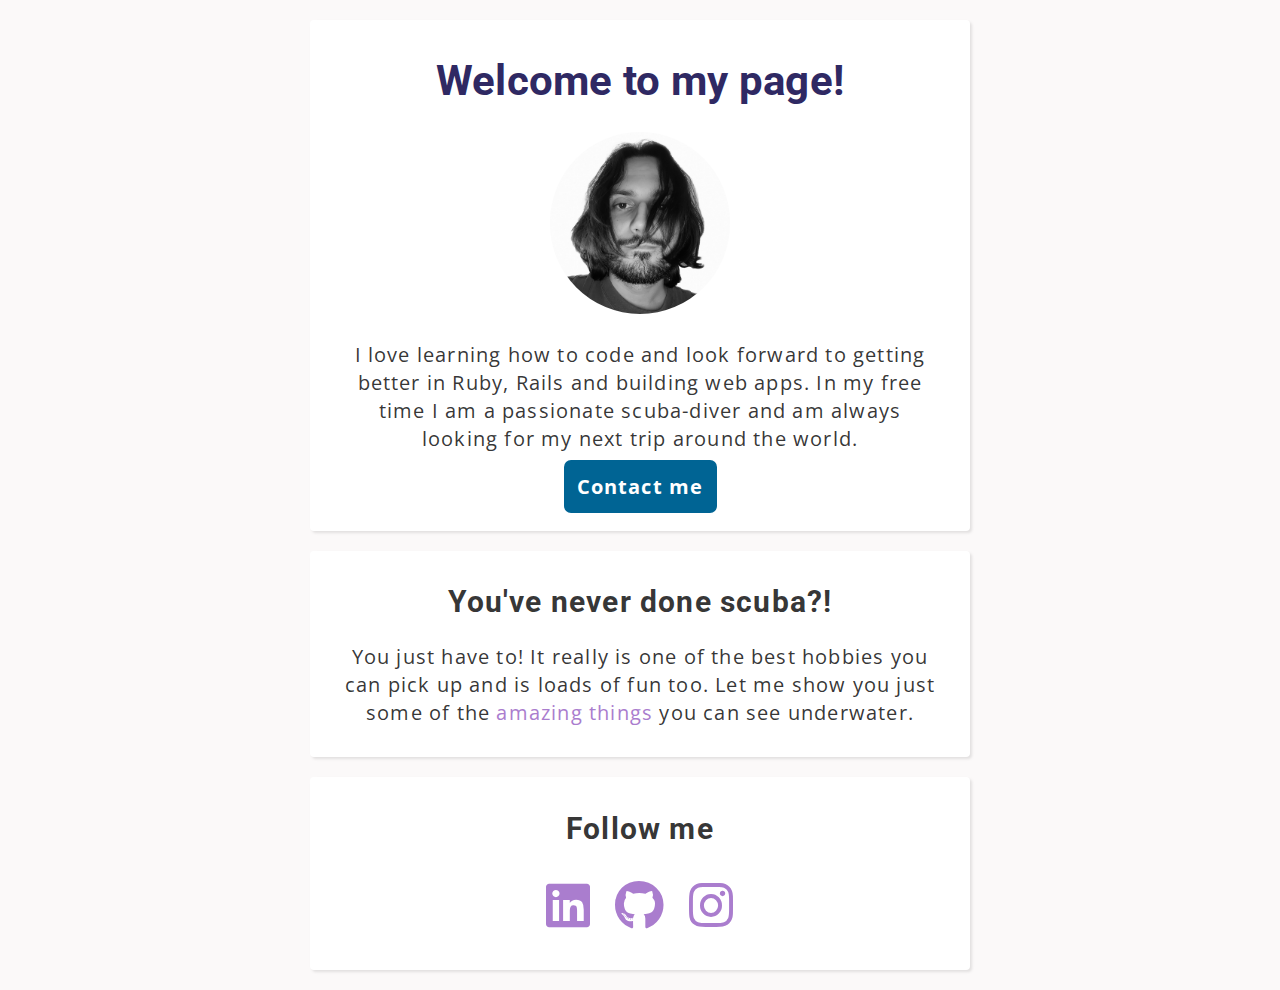
<file: index.html>
<!DOCTYPE html>
<html lang="en">
<head>
  <meta charset="UTF-8">
  <meta http-equiv="X-UA-Compatible" content="IE=edge">
  <meta name="viewport" content="width=device-width, initial-scale=1.0">
  <meta name="description" content="Stefan's personal page. Learn more about me and reach out to connect!">
  <title>Stef's page</title>
  <link rel="stylesheet" href="style.css">
</head>
<body>
  <div class="container">
    <div class="card-white">
      <h1>Welcome to my page!</h1>
      <img src="images/profile_pic.jpg" alt="Profile picture" class="avatar-circle">
      <p>I love learning how to code and look forward to getting better in Ruby, Rails and building web apps. In my free time I am a passionate scuba-diver and am always looking for my next trip around the world.</p>
      <a href = "mailto: stefan.s.filev@gmail.com" class="btn-blue">Contact me</a>
      <!--<a href="https://www.padi.com/exploration" target="_blank" class="btn-blue">Dive with me</a>-->
    </div>
    <div class="card-white footer-white">
      <h2>You've never done scuba?!</h2>
      <!--<p>(╯°□°）╯︵ ┻━┻</p>-->
      <p>You just have to! It really is one of the best hobbies you can pick up and is loads of fun too. Let me show you just some of the <a href="scuba.html">amazing things</a> you can see underwater.</p>
    </div>
    <div class="card-white footer-white">
      <h2>Follow me</h2>
      <ul class="list-inline">
        <li>
          <a href="https://www.linkedin.com/in/stefan-filev-9421a760/" target="_blank"><i class="fab fa-linkedin"></i></a>
        </li>
        <li>
          <a href="https://github.com/k0sa7a" target="_blank"><i class="fab fa-github"></i></a>
        </li>
        <li>
          <a href="https://www.instagram.com/k0sa7a/" target="_blank"><i class="fab fa-instagram"></i></a>
        </li>
      </ul>
    </div>
 </div>
</body>
</html>
</file>
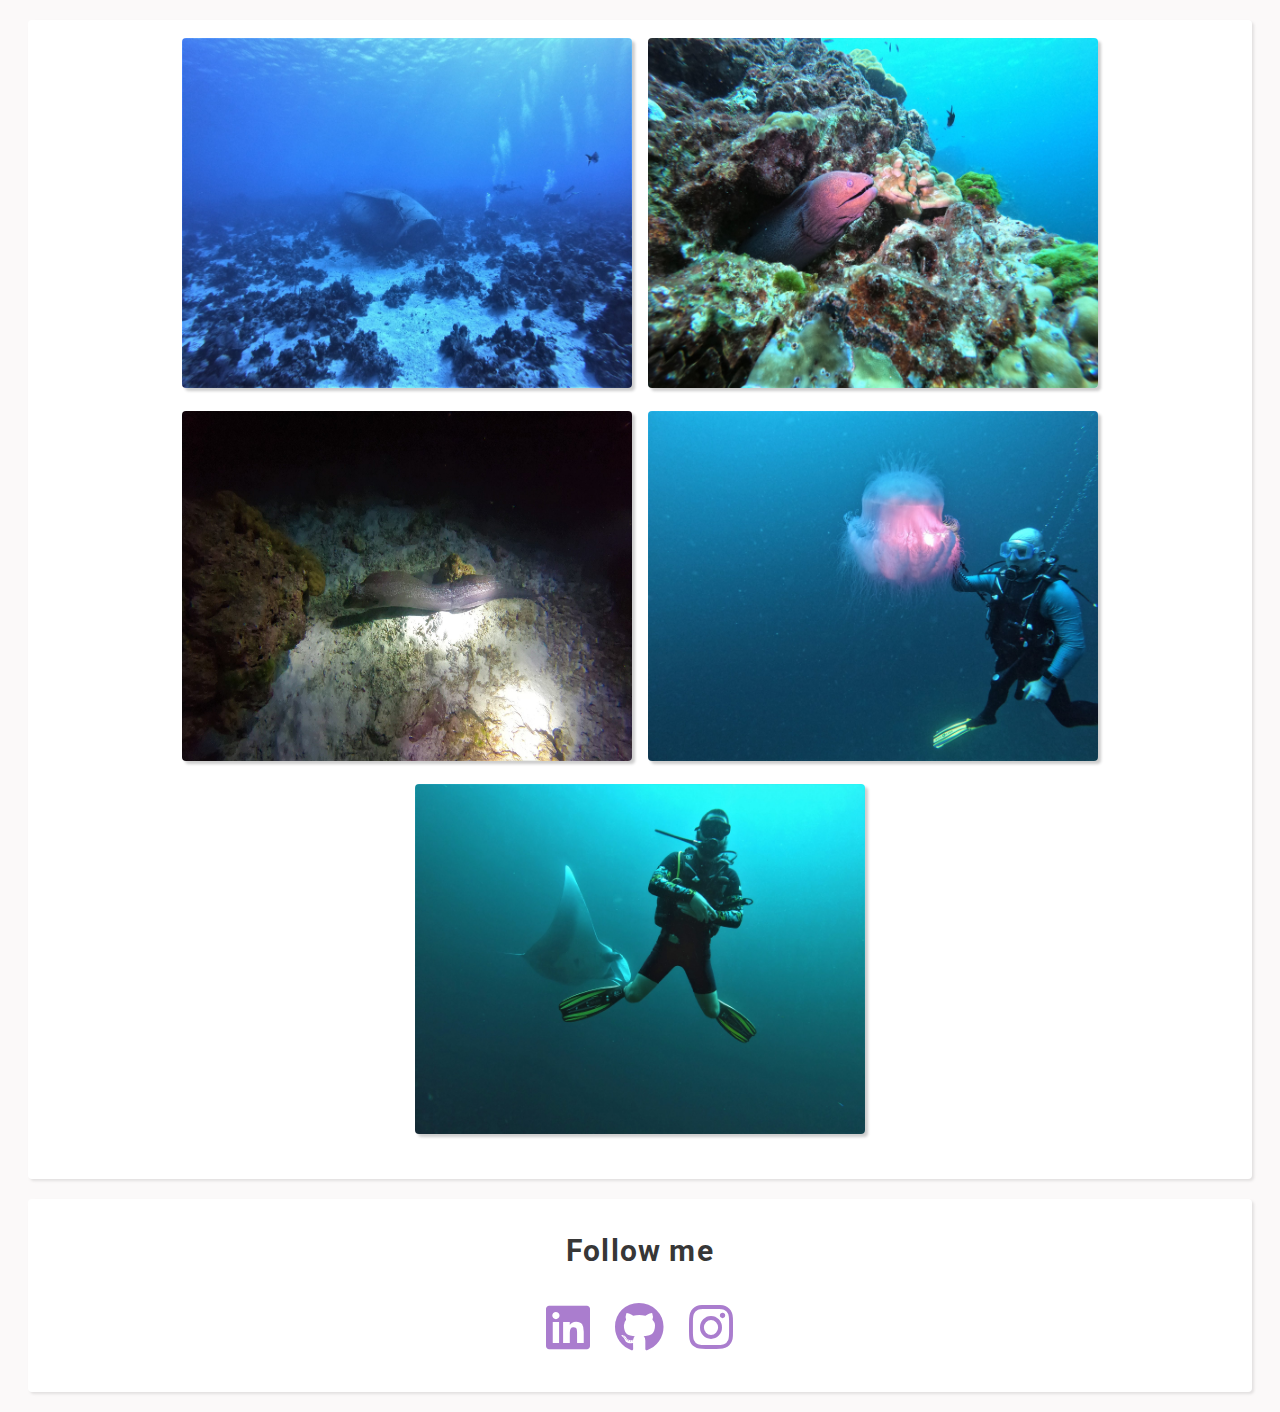
<file: scuba.html>
<!DOCTYPE html>
<html lang="en">
<head>
  <meta charset="UTF-8">
  <meta http-equiv="X-UA-Compatible" content="IE=edge">
  <meta name="viewport" content="width=device-width, initial-scale=1.0">
  <meta name="description" content="Stefan's personal page. Learn more about me and reach out to connect!">
  <title>Scuba Diving</title>
  <link rel="stylesheet" href="style.css">
</head>
<body>
  <!--<div class="container">-->
    <div class="card-white image-gallery">
     <div><a href="/profile/images/1.jpg"><img src="images/1.jpg" class="gallery-pic" alt="scuba diver and manta"></a></div>
     <div><a href="/profile/images/2.jpg"><img src="images/2.jpg" class="gallery-pic" alt="scuba diver and manta"></a></div>
     <div><a href="/profile/images/3.jpg"><img src="images/3.jpg" class="gallery-pic" alt="scuba diver and manta"></a></div>
     <div><a href="/profile/images/4.jpg"><img src="images/4.jpg" class="gallery-pic" alt="scuba diver and manta"></a></div>
     <div><a href="/profile/images/5.jpg"><img src="images/5.jpg" class="gallery-pic" alt="scuba diver and manta"></a></div>
    </div>
    <div class="card-white footer-white">
      <h2>Follow me</h2>
      <ul class="list-inline">
        <li>
          <a href="https://www.linkedin.com/in/stefan-filev-9421a760/" target="_blank"><i class="fab fa-linkedin"></i></a>
        </li>
        <li>
          <a href="https://github.com/k0sa7a" target="_blank"><i class="fab fa-github"></i></a>
        </li>
        <li>
          <a href="https://www.instagram.com/k0sa7a/" target="_blank"><i class="fab fa-instagram"></i></a>
        </li>
      </ul>
    </div>
 <!--</div>-->
</body>
</html>
</file>
<file: style.css>
@import url("https://fonts.googleapis.com/css2?family=Open+Sans:wght@300;400;700&family=Roboto:wght@300;400;700&family=Space+Mono&display=swap");
@import url("https://use.fontawesome.com/releases/v5.6.3/css/all.css");

body {
  background-color: rgb(251, 249, 249);
  font-family: 'Open Sans', sans-serif;
  font-size: 20px;
  font-weight: normal;
  color: rgba(0, 0, 0, 0.8)
}

h1 {
  font-family: 'Roboto', sans-serif;
  font-size: 42px;
  font-weight: bold;
  letter-spacing: 0.3px;
  color: rgb(47, 41, 99);
  line-height: 1.1;
}

h2 {
  font-family: 'Roboto', sans-serif;
  line-height: 0.5;
  line-height: 1.1;
}

a {
  text-decoration: none;
  color: rgb(170, 125, 206)
}

a:hover {
text-decoration: none;
color: rgb(145, 100, 181)
}

.container {
  width: 700px;   /* This sets the width */
  margin: 0 auto; /* This automatically sets left/right margins */
}

.card-white {
  text-align: center;
  letter-spacing: 1.2px;
  line-height: 1.4;
  background-color: white;
  border-radius: 4px;
  box-shadow: 2px 2px 3px rgba(0, 0, 0, 0.1);
  padding: 10px 30px 30px 30px;
  margin: 20px
}

.footer-white {
  text-align: center;
  letter-spacing: 1.2px;
  line-height: 1.4;
  background-color: white;
  border-radius: 4px;
  box-shadow: 2px 2px 3px rgba(0, 0, 0, 0.1);
  padding: 10px 30px;
  margin: 20px
}

.avatar-circle {
  width: 180px;
  border-radius: 50%;
}

.list-inline > li {
  display: inline-block;
  padding: 0px 9px;
  font-size: 50px;
}

.list-inline {
  list-style: none;
  padding-left: 0px;
}

.btn-blue {
  background-color: rgb(0, 100, 148);
  padding: 13px;
  color: white;
  border-radius: 7px;
  font-weight: bold;
}

.btn-blue:hover {
  box-shadow: 2px 2px 3px rgba(0, 0, 0, 0.1);
  color: white;
  background-color: rgb(0, 95, 143);
}

.gallery-pic {
  width: 450px;
  height: 350px;
  margin: 8px;
  border-radius: 4px;
  box-shadow: 3px 3px 3px rgba(0, 0, 0, 0.2);
  aspect-ratio: 16/9;
}
.image-gallery {
  flex-wrap: wrap;
  justify-content: center;
  align-items: center;
  display: flex;
}

@media (max-width: 960px) {
  /* For a screen < 960px, this CSS will be read */
  .container {
    width: 700px;
  }
}

@media (max-width: 720px) {
  /* For a screen < 720px, this CSS will be read */
  .container {
    width: 500px;
  }
}

@media (max-width: 540px) {
  /* For a screen < 540px, this CSS will be read */
  .container {
    width: 300px;
  }
}

@media (max-width: 540px) {
  /* For a screen < 540px, this CSS will be read */
  .gallery-pic {
    width: 270px;
    height: 211px;
  }
}
</file>
